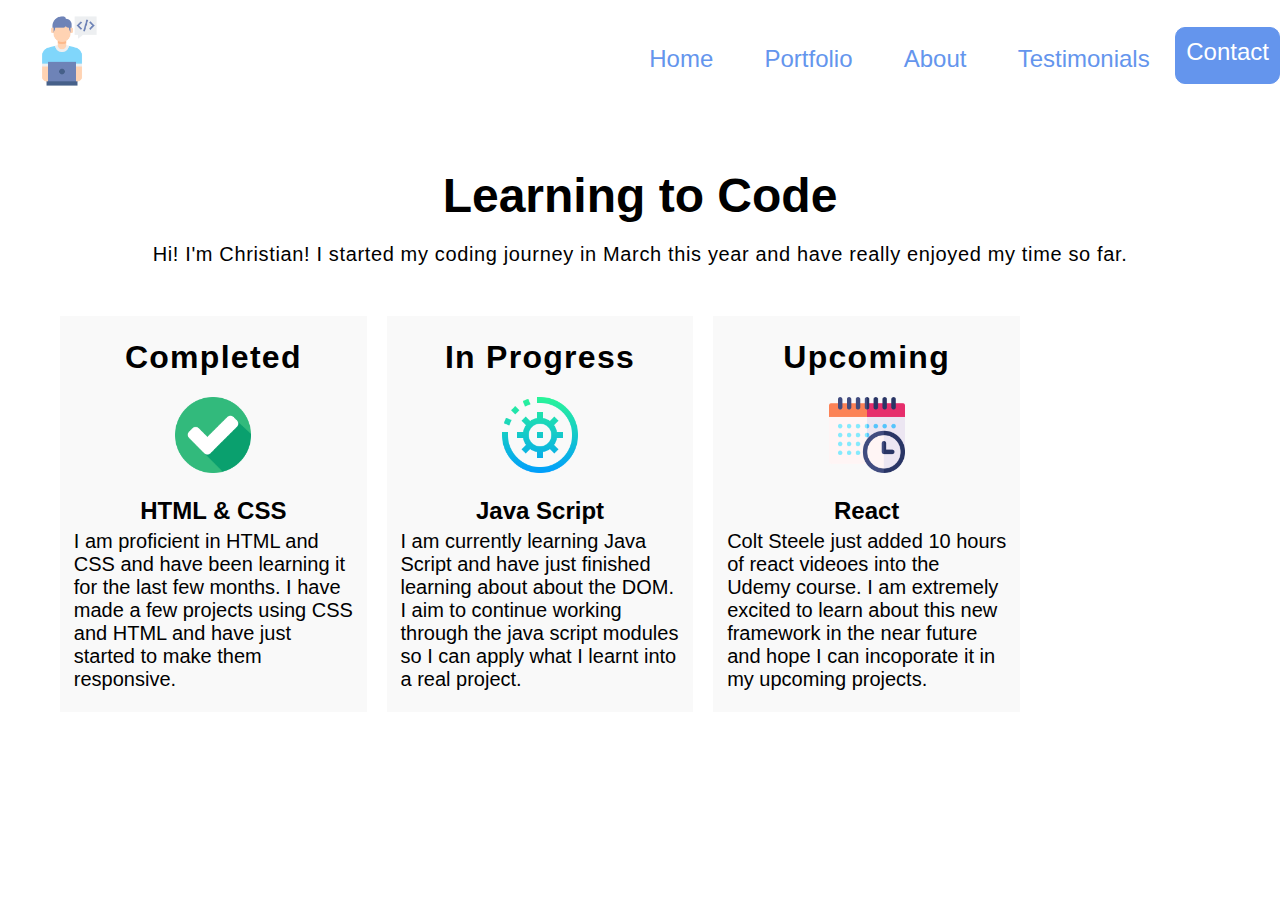
<file: index.html>
<!DOCTYPE html>
<html lang="en">
  <head>
    <meta charset="UTF-8" />
    <meta http-equiv="X-UA-Compatible" content="IE=edge" />
    <meta name="viewport" content="width=device-width, initial-scale=1.0" />
    <title>Christian's Portfolio Website</title>
    <link rel="stylesheet" href="style.css" />
  </head>
  <body>
  <section class="page-wrapper">
    <section class="menu-bar">
      <div id="logo">
        <img class="logo" src="assets/programmer.png" alt="Logo" />
      </div>

      <a href="index.html" id="home">Home</a
      ><a href="portfolio.html" id="portfolio">Portfolio</a
      ><a href="about.html" id="about">About</a>
      <a href="" id="testimonials">Testimonials</a>
      <a href="contact.html" id="contact">Contact</a>
    </section>

    <section id="hamburger-menu">
      <img class="logo" src="assets/programmer.png" alt="Logo" />
      <label class="hamburger-menu">
        <input type="checkbox" />
      </label>
      <aside class="sidebar">
        <nav>
          <a href="index.html"> Home </a>
          <a href="portfolio.html"> Portfolio </a>
          <a href="about.html"> About </a>
          <a href="contact.html"> Contact </a>
        </nav>
      </aside>
    </section>

    <section class="content-wrapper">
      <section class="introduction">
        <div>
          <h1 class="learning">Learning to Code</h1>
          <p class="description">
            Hi! I'm Christian! I started my coding journey in March this year and
            have really enjoyed my time so far.
          </p>
        </div>
      </section>

<!--      <section class="boxes-wrapper">-->
        <section class="boxes">
          <div class="box1">
            <h1 class="title1">Completed</h1>
            <div id="picture1">
              <img class="picture1 icons" src="assets/checked.png" alt="Completed logo" />
            </div>
            <h3 class="html-css">HTML & CSS</h3>
            <p class="explanation1">
              I am proficient in HTML and CSS and have been learning it for the last
              few months. I have made a few projects using CSS and HTML and have
              just started to make them responsive.
            </p>
          </div>

          <div class="box2">
            <h1 class="title2">In Progress</h1>
            <div id="picture2">
              <img
                class="picture2 icons"
                src="assets/settings.png"
                alt="In Progress logo"
              />
            </div>
            <h3 class="js">Java Script</h3>
            <p class="explanation2">
              I am currently learning Java Script and have just finished learning
              about about the DOM. I aim to continue working through the java script
              modules so I can apply what I learnt into a real project.
            </p>
          </div>

          <div class="box3">
            <h1 class="title3">Upcoming</h1>
            <div id="picture3">
              <img
                class="picture3 icons"
                src="assets/upcoming.png"
                alt="Completed logo"
              />
            </div>
            <h3 class="react">React</h3>
            <p class="explanation3">
              Colt Steele just added 10 hours of react videoes into the Udemy
              course. I am extremely excited to learn about this new framework in
              the near future and hope I can incoporate it in my upcoming projects.
            </p>
          </div>
        </section>
<!--      </section>-->
    </section>

  </section>
  </body>
</html>
</file>
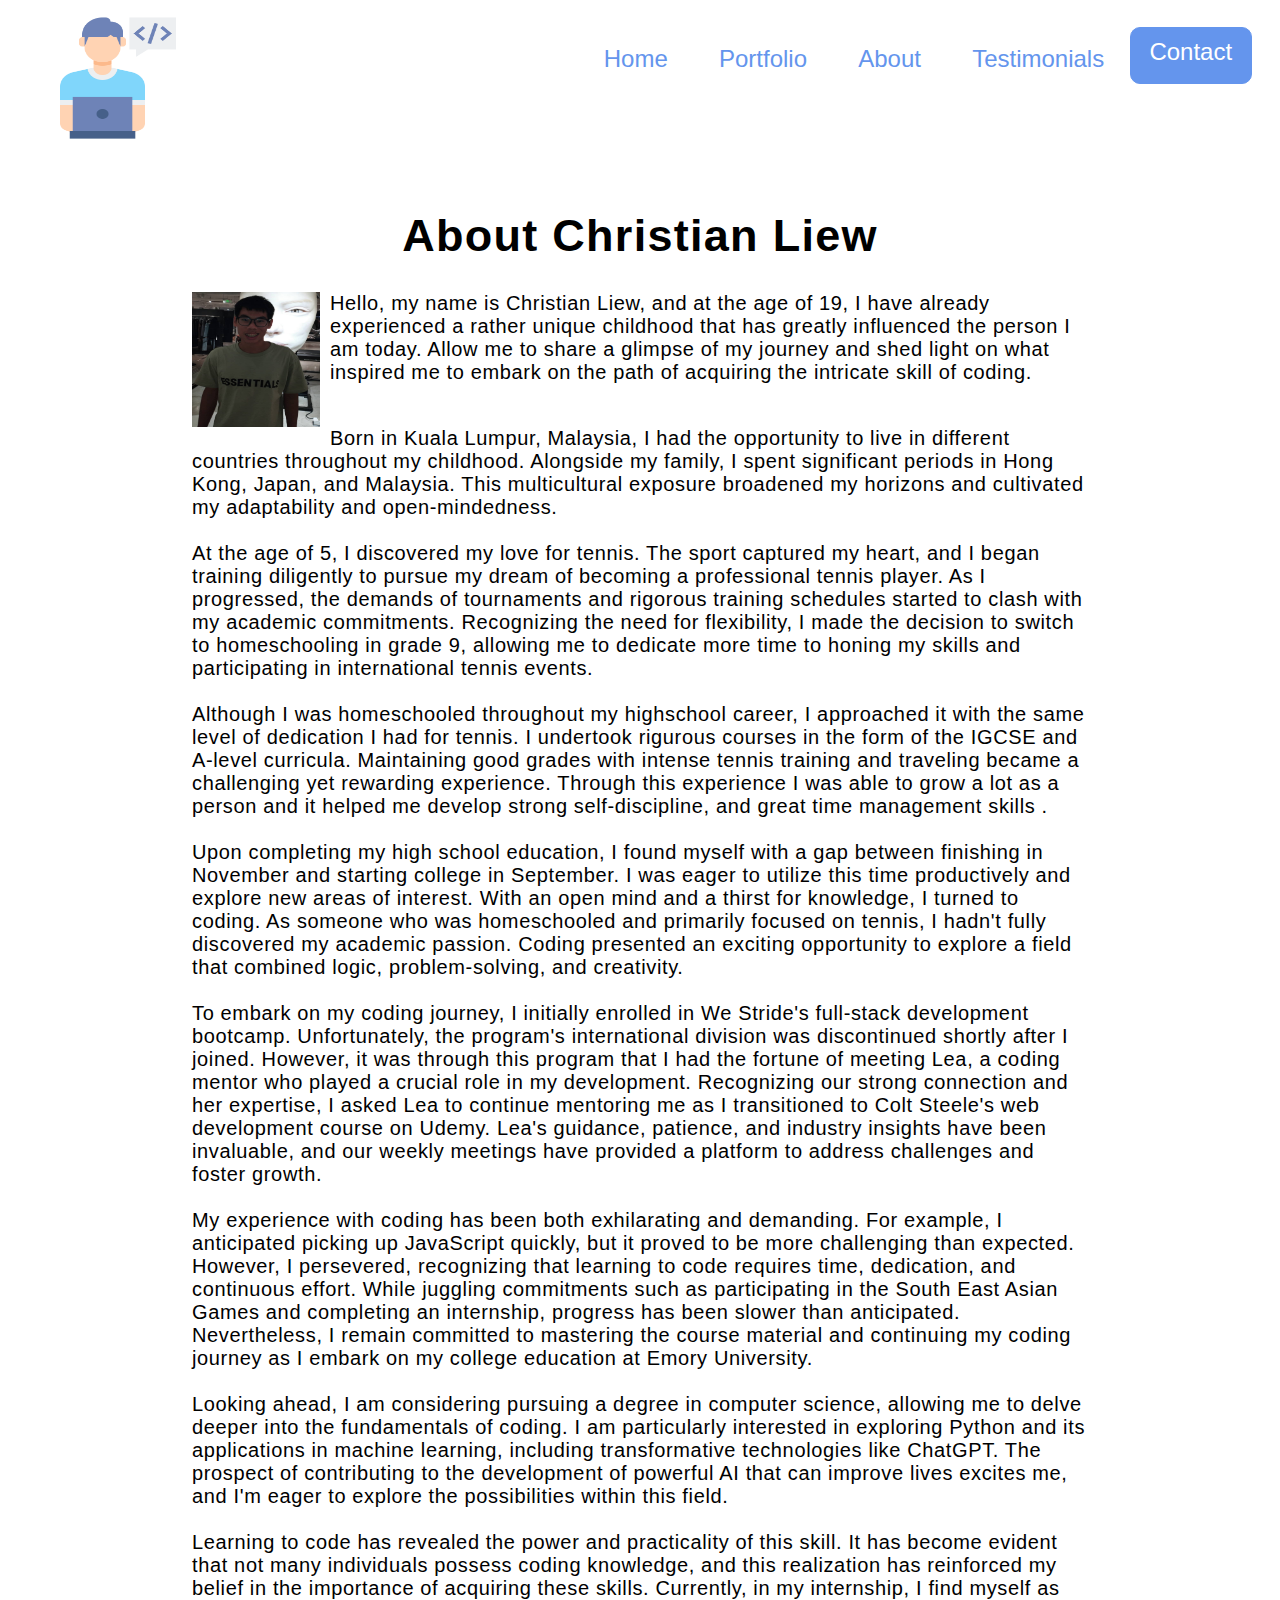
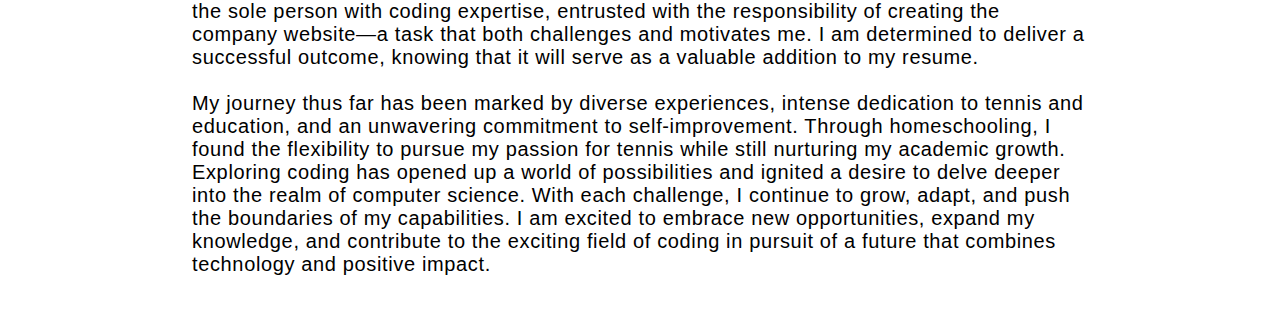
<file: about.html>
<!DOCTYPE html>
<html lang="en">
  <head>
    <meta charset="UTF-8" />
    <meta http-equiv="X-UA-Compatible" content="IE=edge" />
    <meta name="viewport" content="width=device-width, initial-scale=1.0" />
    <title>About Page</title>
    <link rel="stylesheet" href="about.css" />
  </head>
  <body>
    <section class="menu-bar">
      <!-- <section class="header"> -->
      <img class="logo" src="assets/programmer.png" alt="Logo" />
      <a href="index.html" id="home">Home</a
      ><a href="portfolio.html" id="portfolio">Portfolio</a
      ><a href="about.html" id="about">About</a>
      <a href="" id="testimonials">Testimonials</a>
      <a href="contact.html" id="contact">Contact</a>
    </section>

    <section id="hamburger-menu">
      <img class="logo" src="assets/programmer.png" alt="Logo" />
      <label class="hamburger-menu">
        <input type="checkbox" />
      </label>
      <aside class="sidebar">
        <nav>
          <a href="index.html"> Home </a>
          <a href="portfolio.html"> Portfolio </a>
          <a href="about.html"> About </a>
          <a href="contact.html"> Contact </a>
        </nav>
      </aside>
    </section>

    <h1 class="about-chris">About Christian Liew</h1>
    <section class="photo-para">
      <div class="photo">
        <img id="bund" src="assets/justme.jpeg" alt="Picture of myself" />
      </div>
      <p class="first-para">
        Hello, my name is Christian Liew, and at the age of 19, I have already
        experienced a rather unique childhood that has greatly influenced the
        person I am today. Allow me to share a glimpse of my journey and shed
        light on what inspired me to embark on the path of acquiring the
        intricate skill of coding. <br />
        <br />
      </p>
    </section>

    <section class="content">
      <p class="essay">
        Born in Kuala Lumpur, Malaysia, I had the opportunity to live in
        different countries throughout my childhood. Alongside my family, I
        spent significant periods in Hong Kong, Japan, and Malaysia. This
        multicultural exposure broadened my horizons and cultivated my
        adaptability and open-mindedness. <br />
        <br />
        At the age of 5, I discovered my love for tennis. The sport captured my
        heart, and I began training diligently to pursue my dream of becoming a
        professional tennis player. As I progressed, the demands of tournaments
        and rigorous training schedules started to clash with my academic
        commitments. Recognizing the need for flexibility, I made the decision
        to switch to homeschooling in grade 9, allowing me to dedicate more time
        to honing my skills and participating in international tennis events.<br />
        <br />

        Although I was homeschooled throughout my highschool career, I
        approached it with the same level of dedication I had for tennis. I
        undertook rigurous courses in the form of the IGCSE and A-level
        curricula. Maintaining good grades with intense tennis training and
        traveling became a challenging yet rewarding experience. Through this
        experience I was able to grow a lot as a person and it helped me develop
        strong self-discipline, and great time management skills .<br />
        <br />

        Upon completing my high school education, I found myself with a gap
        between finishing in November and starting college in September. I was
        eager to utilize this time productively and explore new areas of
        interest. With an open mind and a thirst for knowledge, I turned to
        coding. As someone who was homeschooled and primarily focused on tennis,
        I hadn't fully discovered my academic passion. Coding presented an
        exciting opportunity to explore a field that combined logic,
        problem-solving, and creativity.<br />
        <br />

        To embark on my coding journey, I initially enrolled in We Stride's
        full-stack development bootcamp. Unfortunately, the program's
        international division was discontinued shortly after I joined. However,
        it was through this program that I had the fortune of meeting Lea, a
        coding mentor who played a crucial role in my development. Recognizing
        our strong connection and her expertise, I asked Lea to continue
        mentoring me as I transitioned to Colt Steele's web development course
        on Udemy. Lea's guidance, patience, and industry insights have been
        invaluable, and our weekly meetings have provided a platform to address
        challenges and foster growth.<br />
        <br />

        My experience with coding has been both exhilarating and demanding. For
        example, I anticipated picking up JavaScript quickly, but it proved to
        be more challenging than expected. However, I persevered, recognizing
        that learning to code requires time, dedication, and continuous effort.
        While juggling commitments such as participating in the South East Asian
        Games and completing an internship, progress has been slower than
        anticipated. Nevertheless, I remain committed to mastering the course
        material and continuing my coding journey as I embark on my college
        education at Emory University.<br />
        <br />

        Looking ahead, I am considering pursuing a degree in computer science,
        allowing me to delve deeper into the fundamentals of coding. I am
        particularly interested in exploring Python and its applications in
        machine learning, including transformative technologies like ChatGPT.
        The prospect of contributing to the development of powerful AI that can
        improve lives excites me, and I'm eager to explore the possibilities
        within this field.<br />
        <br />

        Learning to code has revealed the power and practicality of this skill.
        It has become evident that not many individuals possess coding
        knowledge, and this realization has reinforced my belief in the
        importance of acquiring these skills. Currently, in my internship, I
        find myself as the sole person with coding expertise, entrusted with the
        responsibility of creating the company website—a task that both
        challenges and motivates me. I am determined to deliver a successful
        outcome, knowing that it will serve as a valuable addition to my
        resume.<br />
        <br />

        My journey thus far has been marked by diverse experiences, intense
        dedication to tennis and education, and an unwavering commitment to
        self-improvement. Through homeschooling, I found the flexibility to
        pursue my passion for tennis while still nurturing my academic growth.
        Exploring coding has opened up a world of possibilities and ignited a
        desire to delve deeper into the realm of computer science. With each
        challenge, I continue to grow, adapt, and push the boundaries of my
        capabilities. I am excited to embrace new opportunities, expand my
        knowledge, and contribute to the exciting field of coding in pursuit of
        a future that combines technology and positive impact.<br />
        <br />
      </p>
    </section>
  </body>
</html>
</file>
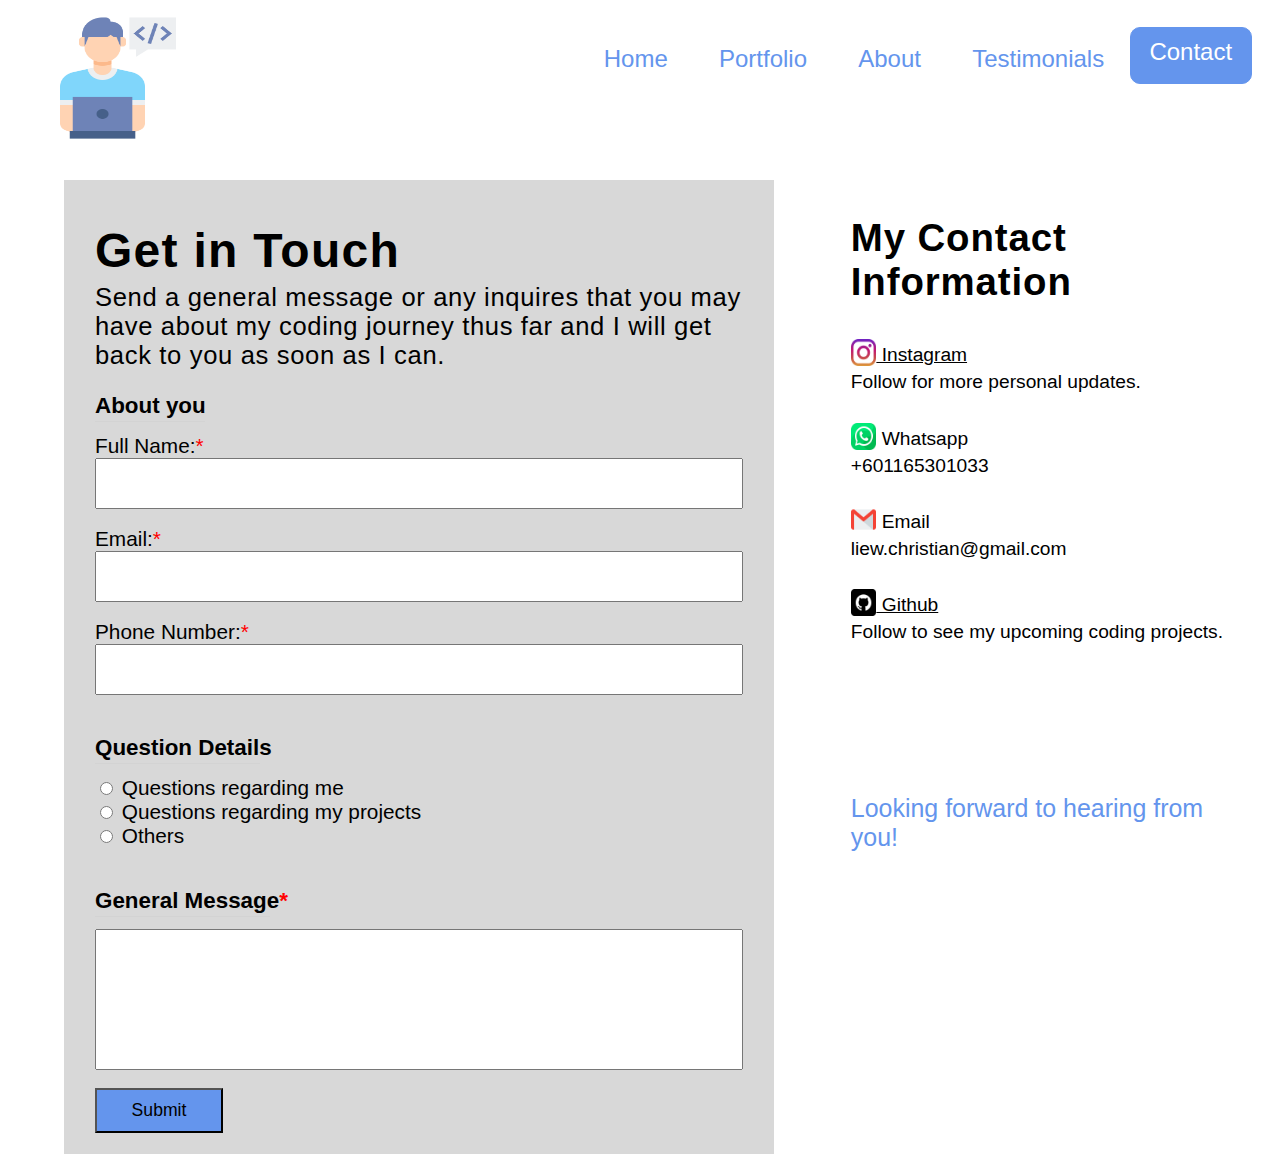
<file: contact.html>
<!DOCTYPE html>
<html lang="en">
  <head>
    <meta charset="UTF-8" />
    <meta http-equiv="X-UA-Compatible" content="IE=edge" />
    <meta name="viewport" content="width=device-width, initial-scale=1.0" />
    <title>Contact Page</title>
    <link rel="stylesheet" href="contact.css" />
  </head>
  <body>
    <section class="menu-bar">
      <img class="logo" src="assets/programmer.png" alt="Logo" />
      <a href="index.html" id="home">Home</a
      ><a href="portfolio.html" id="portfolio">Portfolio</a
      ><a href="about.html" id="about">About</a>
      <a href="" id="testimonials">Testimonials</a>
      <a href="contact.html" id="contact">Contact</a>
    </section>

    <section id="hamburger-menu">
      <img class="logo" src="assets/programmer.png" alt="Logo" />
      <label class="hamburger-menu">
        <input type="checkbox" />
      </label>
      <aside class="sidebar">
        <nav>
          <a id="links" href="index.html"> Home </a>
          <a id="links" href="portfolio.html"> Portfolio </a>
          <a id="links" href="about.html"> About </a>
          <a id="links" href="contact.html"> Contact </a>
        </nav>
      </aside>
    </section>

    <section class="contact">
      <div class="left">
        <h1 class="get-in">Get in Touch</h1>
        <div class="message">
          Send a general message or any inquires that you may have about my
          coding journey thus far and I will get back to you as soon as I can.
        </div>
        <div class="border">
          <h3 class="about">About you</h3>
          <div class="line"></div>
          <label class="labels" for="name"
            >Full Name:<a class="asterick">*</a></label
          >
          <br />
          <input type="text" id="name" required /> <br />
          <br />
          <label class="labels" for="email"
            >Email:<a class="asterick">*</a></label
          >
          <br />
          <input type="email" id="email" required /> <br />
          <br />
          <label class="labels" for="phone number"
            >Phone Number:<a class="asterick">*</a></label
          >
          <br />
          <input type="number" id="number" required /><br /><br />
          <h3 class="detail">Question Details</h3>
          <div class="line2"></div>
          <label class="labels" for="checkbox1">
            <input type="radio" id="checkbox1" name="options" />
            Questions regarding me </label
          ><br />
          <label class="labels" for="checkbox2">
            <input type="radio" id="checkbox2" name="options" />
            Questions regarding my projects </label
          ><br />
          <label class="labels" for="checkbox3">
            <input type="radio" id="checkbox3" name="options" />
            Others </label
          ><br /><br />
          <h3 class="general">General Message<a class="asterick">*</a></h3>
          <div class="line3"></div>
          <input type="text" id="message" required /> <br /><br />
          <input class="submit" type="submit" value="Submit" />
        </div>
      </div>

      <div class="right">
        <h1 class="contact-info">My Contact Information</h1>
        <div class="instagram">
          <div class="line4">
            <a href="https://www.instagram.com/liew.christian/" id="instagram">
              <img
                class="logo1"
                src="assets/instagram.png"
                alt="Instagram logo"
              />
              Instagram
            </a>
          </div>
          <p class="ending1">Follow for more personal updates.</p>
        </div>

        <div class="whatsapp">
          <div class="line4">
            <a id="whatsapp">
              <img
                class="logo2"
                src="assets/whatsapp.png"
                alt="whatsapp logo"
              />
              Whatsapp
            </a>
          </div>
          <p class="ending2">+601165301033</p>
        </div>

        <div class="gmail">
          <div class="line5">
            <a id="gmail">
              <img class="logo3" src="assets/gmail.png" alt="gmail logo" />
              Email
            </a>
          </div>
          <p class="ending3">liew.christian@gmail.com</p>
        </div>

        <div class="github">
          <div class="line4">
            <a href="https://github.com/CALChris1" id="github">
              <img class="logo4" src="assets/github.png" alt="github logo" />
              Github
            </a>
          </div>
          <p class="ending4">Follow to see my upcoming coding projects.</p>
        </div>
        <br /><br /><br /><br /><br /><br />

        <div id="closing">Looking forward to hearing from you!</div>
      </div>
    </section>
  </body>
</html>
</file>
<file: style.css>
body {
  padding: 0px;
  margin: 0px;
  font-family: "Poppins", sans-serif;
}

.menu-bar {
  display: flex;
  flex-direction: row;
}

.logo {
  padding: 15px;
  padding-left: 2vw;
}

#home {
  padding-left: 36vw;
  padding-top: 5vh;
  padding-right: 2vw;
  font-size: x-large;
  color: cornflowerblue;
  text-decoration: none;
}

#portfolio {
  padding-left: 2vw;
  padding-top: 5vh;
  padding-right: 2vw;
  font-size: x-large;
  color: cornflowerblue;
  text-decoration: none;
}

#about {
  padding-left: 2vw;
  padding-top: 5vh;
  padding-right: 2vw;
  font-size: x-large;
  color: cornflowerblue;
  text-decoration: none;
}

#testimonials {
  padding-left: 2vw;
  padding-top: 5vh;
  padding-right: 2vw;
  font-size: x-large;
  color: cornflowerblue;
  text-decoration: none;
}

#contact {
  border: 1px solid cornflowerblue;
  background-color: cornflowerblue;
  border-radius: 10px;
  text-align: center;
  width: 100px;
  height: 35px;
  padding-left: 2vw;
  margin-top: 3vh;
  font-size: x-large;
  padding: 10px;
  color: white;
  text-decoration: none;
}

#home:hover,
#portfolio:hover,
#about:hover,
#testimonials:hover,
#contact:hover,
#home:active,
#portfolio:active,
#about:active,
#testimonials:active,
#contact:active {
  text-decoration: underline;
  font-weight: bold;
}

#hamburger-menu {
  display: none;
}

::after,
::before {
  box-sizing: border-box;
}

body {
  margin: 0;
}

:root {
  --bar-width: 50px;
  --bar-height: 8px;
  --hamburger-gap: 6px;
  --foreground: #333;
  --background: white;
  --hamburger-margin: 40px;
  --animation-timing: 200ms ease-in-out;
  --hamburger-height: calc(var(--bar-height) * 3 + var(--hamburger-gap) * 2);
}

.hamburger-menu {
  --x-width: calc(var(--hamburger-height) * 1.41421356237);
}

.hamburger-menu {
  display: flex;
  flex-direction: column;
  gap: var(--hamburger-gap);
  width: max-content;
  position: absolute;
  width: var(--hamburger-margin);
  right: var(--hamburger-margin);
  margin-top: 10px;
  z-index: 2;
  cursor: pointer;
}

.hamburger-menu:has(input:checked) {
  --foreground: white;
  --background: #333;
}

.hamburger-menu:has(input:focus-visible)::before,
.hamburger-menu:has(input:focus-visible)::after,
.hamburger-menu input:focus-visible {
  border: qpx solid var(--background);
  box-shadow: 0 0 0 1px var(--foreground);
}

.hamburger-menu::before,
.hamburger-menu::after,
.hamburger-menu input {
  content: "";
  width: var(--bar-width);
  height: var(--bar-height);
  background-color: var(--foreground);
  transform-origin: right center;
  border-radius: 99999px;
  transition: opacity var(--animation-timing), width var(--animation-timing),
    rotate var(--animation-timing), translate var(--animation-timing),
    background-color var(--animation-timing);
}

.hamburger-menu input {
  appearance: none;
  padding: 0;
  margin: 0;
  outline: none;
  pointer-events: none;
}

.hamburger-menu:has(input:checked)::before {
  transform: rotate(-45deg) translate(-1px, -10px);
  width: var(--x-width);
  translate: 0 calc(var(--bar-height) / 2);
}

.hamburger-menu:has(input:checked)::after {
  transform: rotate(45deg) translate(0px, 12px);
  width: var(--x-width);
  translate: 0 calc(var(--bar-height) / -2);
}

.hamburger-menu input:checked {
  opacity: 0;
  width: 0;
}

.sidebar {
  transition: transform var(--animation-timing), right var(--animation-timing);
  transform: translateX(100%);
  right: 0;
  padding: 0.5rem 1rem;
  padding-top: calc(var(--hamburger-margin) + var(--hamburger-margin) + 1rem);
  background-color: var(--foreground);
  color: var(--background);
  max-width: 500px;
  min-height: 22vh;
  position: fixed;
  top: 0;
  z-index: 1;
}

.hamburger-menu:has(input:checked) + .sidebar {
  transition: transform var(--animation-timing), right var(--animation-timing);
  transform: translateX(0);
  right: 0;
  padding: 0.5rem 1rem;
  padding-top: calc(var(--hamburger-margin) + var(--hamburger-margin) + 1rem);
  background-color: var(--foreground);
  color: var(--background);
  max-width: 800px;
  min-height: 22vh;
  position: fixed;
  top: 0;
  width: 20%;
  height: 40%;
  z-index: 1;
  overflow: hidden;
  font-size: 1.6rem;
}

a {
  display: flex;
  flex-direction: column;
  margin-bottom: 1rem;
  color: white;
  text-decoration: none;
  padding-bottom: 1.7rem;
}

a:active,
a:hover {
  text-decoration: underline;
  font-weight: bold;
}

.introduction {
  display: flex;
  align-items: center;
  justify-content: center;
  padding: 10px;
  flex-direction: column;
}

.learning {
  font-size: 3em;
  text-align: center;
  margin-bottom: 15px;
}

.description {
  align-self: center;
  font-size: 1.25em;
  letter-spacing: 0.05vw;
}

.boxes {
  display: flex;
  flex-wrap: nowrap;
  flex-direction: row;
  justify-content: center;
  align-items: center;
  gap: 20px;
  padding: 20px;
  max-width: 80%;
}

.box1 {
  flex: 1;
  border: 1px solid #f9f9f9;
  background-color: #f9f9f9;
}

.title1 {
  text-align: center;
  letter-spacing: 0.1vw;
  font-size: 2em;
}

#picture1 {
  display: flex;
  justify-content: center;
  align-items: center;
}

.html-css {
  text-align: center;
  font-size: 1.5em;
  margin-bottom: -15px;
}

.explanation1 {
  padding-left: 1vw;
  padding-right: 1vw;
  font-size: 1.25em;
}

.box2 {
  border: 1px solid #f9f9f9;
  background-color: #f9f9f9;
  flex: 1;
}

.title2 {
  text-align: center;
  letter-spacing: 0.1vw;
  font-size: 2em;
}

#picture2 {
  display: flex;
  justify-content: center;
  align-items: center;
}

.js {
  text-align: center;
  font-size: 1.5em;
  margin-bottom: -15px;
}

.explanation2 {
  padding-left: 1vw;
  padding-right: 1vw;
  font-size: 1.25em;
}

.box3 {
  border: 1px solid #f9f9f9;
  background-color: #f9f9f9;
  flex: 1;
}

.title3 {
  text-align: center;
  letter-spacing: 0.1vw;
  font-size: 2em;
}

#picture3 {
  display: flex;
  justify-content: center;
  align-items: center;
}

.react {
  text-align: center;
  font-size: 1.5em;
  margin-bottom: -15px;
}

.explanation3 {
  padding-left: 1vw;
  padding-right: 1vw;
  font-size: 1.25em;
}

.logo {
  width: 20%;
}

@media screen and (max-width: 2000px) {
  .logo {
    width: 30%;
  }
}

@media screen and (max-width: 1390px) {
  #home {
    padding-left: 32vw;
  }
  .logo {
    width: 30%;
  }
}

@media screen and (max-width: 1300px) {
  #home {
    padding-left: 32vw;
  }
  .logo {
    width: 30%;
  }
}

@media screen and (max-width: 1190px) {
  #home {
    padding-left: 28vw;
  }
  .logo {
    width: 30%;
  }
}

@media screen and (max-width: 1080px) {
  #home {
    padding-left: 24vw;
  }
  .logo {
    width: 30%;
  }
}

@media screen and (max-width: 1000px) {
  .logo {
    width: 10%;
  }
  .menu-bar {
    display: none;
  }

  .hamburger-menu {
    padding-top: 1rem;
  }

  #hamburger-menu {
    display: flex;
    margin-bottom: 2rem;
  }

  #home {
    padding-left: 20vw;
  }

  .boxes {
    flex-direction: column;
    padding-left: 10vw;
    padding-right: 10vw;
  }

  .box1,
  .box2,
  .box3 {
    width: 100%;
    margin-bottom: 2rem;
  }

  .box1 {
    margin-left: 5vw;
  }

  .explanation1,
  .explanation2,
  .explanation3 {
    margin-left: 1.5vw;
    margin-right: 1.5vw;
  }

  .description {
    padding-left: 3vw;
    padding-right: 3vw;
  }
}

@media screen and (max-width: 850px) {
  .boxes {
    flex-direction: column;
    padding-left: 10vw;
    padding-right: 10vw;
  }

}

@media screen and (max-width: 700px) {


  .description {
    font-size: 1.15em;
  }

  a {
    font-size: 1.4rem;
  }

  .boxes {
    font-size: 0.9rem;
  }

  .learning {
    font-size: 2.4rem;
  }
}

@media screen and (max-width: 600px) {
  .boxes {
    flex-direction: column;
    padding-left: 7vw;
    padding-right: 7vw;
  }


}

@media screen and (max-width: 500px) {
  .boxes {
    flex-direction: column;
    padding-left: 6vw;
    padding-right: 6vw;
  }

}

.icons {
  width: 25%;
}

.page-wrapper {
  display: flex;
  gap: 10px;
  flex-direction: column;
}

.content-wrapper {
  padding: 0px 40px 0px 40px;
}

/*.boxes-wrapper {*/
/*  max-width: 1000px;*/
/*}*/
</file>
<file: about.css>
body {
  padding: 0px;
  margin: 0px;
  font-family: var(--font-copy);
  font-family: "Poppins", sans-serif;
}

.menu-bar {
  height: 20vh;
  display: flex;
  flex-direction: row;
}

.logo {
  height: 14vh;
  width: 12vw;
  padding: 15px;
  padding-left: 2vw;
}

#home {
  padding-left: 35vw;
  padding-top: 5vh;
  padding-right: 2vw;
  font-size: x-large;
  color: cornflowerblue;
  text-decoration: none;
}

#portfolio {
  padding-left: 2vw;
  padding-top: 5vh;
  padding-right: 2vw;
  font-size: x-large;
  color: cornflowerblue;
  text-decoration: none;
}

#about {
  padding-left: 2vw;
  padding-top: 5vh;
  padding-right: 2vw;
  font-size: x-large;
  color: cornflowerblue;
  text-decoration: none;
}

#testimonials {
  padding-left: 2vw;
  padding-top: 5vh;
  padding-right: 2vw;
  font-size: x-large;
  color: cornflowerblue;
  text-decoration: none;
}

#contact {
  border: 1px solid cornflowerblue;
  background-color: cornflowerblue;
  border-radius: 10px;
  text-align: center;
  width: 100px;
  height: 35px;
  padding-left: 2vw;
  margin-top: 3vh;
  font-size: x-large;
  padding: 10px;
  color: white;
  text-decoration: none;
}

#home:hover,
#portfolio:hover,
#about:hover,
#testimonials:hover,
#contact:hover,
#home:active,
#portfolio:active,
#about:active,
#testimonials:active,
#contact:active {
  text-decoration: underline;
  font-weight: bold;
}

#hamburger-menu {
  display: none;
}

::after,
::before {
  box-sizing: border-box;
}

body {
  margin: 0;
}

:root {
  --bar-width: 50px;
  --bar-height: 8px;
  --hamburger-gap: 6px;
  --foreground: #333;
  --background: white;
  --hamburger-margin: 40px;
  --animation-timing: 200ms ease-in-out;
  --hamburger-height: calc(var(--bar-height) * 3 + var(--hamburger-gap) * 2);
}

.hamburger-menu {
  --x-width: calc(var(--hamburger-height) * 1.41421356237);
}

.hamburger-menu {
  display: flex;
  flex-direction: column;
  gap: var(--hamburger-gap);
  width: max-content;
  position: absolute;
  width: var(--hamburger-margin);
  right: var(--hamburger-margin);
  margin-top: 10px;
  z-index: 2;
  cursor: pointer;
}

.hamburger-menu:has(input:checked) {
  --foreground: white;
  --background: #333;
}

.hamburger-menu:has(input:focus-visible)::before,
.hamburger-menu:has(input:focus-visible)::after,
.hamburger-menu input:focus-visible {
  border: qpx solid var(--background);
  box-shadow: 0 0 0 1px var(--foreground);
}

.hamburger-menu::before,
.hamburger-menu::after,
.hamburger-menu input {
  content: "";
  width: var(--bar-width);
  height: var(--bar-height);
  background-color: var(--foreground);
  transform-origin: right center;
  border-radius: 99999px;
  transition: opacity var(--animation-timing), width var(--animation-timing),
    rotate var(--animation-timing), translate var(--animation-timing),
    background-color var(--animation-timing);
}

.hamburger-menu input {
  appearance: none;
  padding: 0;
  margin: 0;
  outline: none;
  pointer-events: none;
}

.hamburger-menu:has(input:checked)::before {
  transform: rotate(-45deg) translate(-1px, -10px);
  width: var(--x-width);
  translate: 0 calc(var(--bar-height) / 2);
}

.hamburger-menu:has(input:checked)::after {
  transform: rotate(45deg) translate(0px, 12px);
  width: var(--x-width);
  translate: 0 calc(var(--bar-height) / -2);
}

.hamburger-menu input:checked {
  opacity: 0;
  width: 0;
}

.sidebar {
  transition: transform var(--animation-timing), right var(--animation-timing);
  transform: translateX(100%);
  right: 0;
  padding: 0.5rem 1rem;
  padding-top: calc(var(--hamburger-margin) + var(--hamburger-margin) + 1rem);
  background-color: var(--foreground);
  color: var(--background);
  max-width: 500px;
  min-height: 22vh;
  position: fixed;
  top: 0;
  z-index: 1;
}

.hamburger-menu:has(input:checked) + .sidebar {
  transition: transform var(--animation-timing), right var(--animation-timing);
  transform: translateX(0);
  right: 0;
  padding: 0.5rem 1rem;
  padding-top: calc(var(--hamburger-margin) + var(--hamburger-margin) + 1rem);
  background-color: var(--foreground);
  color: var(--background);
  max-width: 800px;
  min-height: 22vh;
  position: fixed;
  top: 0;
  z-index: 1;
  overflow: hidden;
  width: 20%;
  height: 40%;
  font-size: 1.6rem;
}
a {
  display: flex;
  flex-direction: column;
  margin-bottom: 1rem;
  color: white;
  text-decoration: none;
  padding-bottom: 1.6rem;
}

a:active,
a:hover {
  text-decoration: underline;
  font-weight: bold;
}

.about-chris {
  text-align: center;
  font-size: 45px;
  letter-spacing: 0.1vw;
}

.essay {
  padding-left: 15vw;
  padding-right: 15vw;
  font-size: 1.25em;
  letter-spacing: 0.05vw;
}

.photo {
  padding-left: 15vw;
  margin-top: 0px;
  margin-right: 10px;
  float: left;
}

#bund {
  height: 12vh;
  width: 10vw;
}

.first-para {
  padding-right: 15vw;
  padding-left: 5vw;
  font-size: 1.25em;
  letter-spacing: 0.05vw;
}

@media screen and (max-width: 1300px) {
  #home {
    padding-left: 32vw;
  }
  #bund {
    height: 15vh;
  }
}

@media screen and (max-width: 1150px) {
  #bund {
    height: 15.5vh;
  }
}

@media screen and (max-width: 1190px) {
  #home {
    padding-left: 28vw;
  }
}

@media screen and (max-width: 1080px) {
  #home {
    padding-left: 24vw;
  }
}

@media screen and (max-width: 1000px) {
  .menu-bar {
    display: none;
  }

  .hamburger-menu {
    padding-top: 1rem;
  }

  #hamburger-menu {
    display: flex;
    margin-bottom: 2rem;
  }

  #home {
    padding-left: 20vw;
  }

  .logo {
    height: 13vh;
    width: 17.5vw;
  }
  .essay {
    padding-left: 5vw;
    padding-right: 5vw;
  }

  .photo {
    padding-left: 5vw;
  }

  .first-para {
    padding-right: 5vw;
  }

  #bund {
    height: 12vh;
  }
}

@media screen and (max-width: 850px) {
  .logo {
    height: 12vh;
    width: 17vw;
  }

  .essay {
    padding-left: 3vw;
    padding-right: 5vw;
  }

  .photo {
    padding-left: 3vw;
  }

  .first-para {
    padding-left: 3vw;
  }

  #bund {
    height: 13vh;
    width: 11vh;
  }
}

@media screen and (max-width: 700px) {
  .logo {
    height: 11vh;
    width: 15vw;
  }
  .first-para {
    font-size: 1.2rem;
  }

  .essay {
    font-size: 1.2rem;
  }

  a {
    font-size: 1.4rem;
  }
}

@media screen and (max-width: 600px) {
  .logo {
    height: 9vh;
    width: 14vw;
  }

  .first-para {
    font-size: 1.1rem;
  }

  .essay {
    font-size: 1.1rem;
  }

  .about-chris {
    font-size: 2.4rem;
  }
}

@media screen and (max-width: 500px) {
  .logo {
    height: 9vh;
    width: 13vw;
  }
}
</file>
<file: contact.css>
body {
  padding: 0px;
  margin: 0px;
  font-family: "Poppins", sans-serif;
}

.menu-bar {
  height: 20vh;
  display: flex;
  flex-direction: row;
}

.logo {
  height: 14vh;
  width: 12vw;
  padding: 15px;
  padding-left: 2vw;
  transition: width 0.3s ease;
}

#home {
  padding-left: 36vw;
  padding-top: 5vh;
  padding-right: 2vw;
  font-size: x-large;
  color: cornflowerblue;
  text-decoration: none;
}

#portfolio {
  padding-left: 2vw;
  padding-top: 5vh;
  padding-right: 2vw;
  font-size: x-large;
  color: cornflowerblue;
  text-decoration: none;
}

#about {
  padding-left: 2vw;
  padding-top: 5vh;
  padding-right: 2vw;
  font-size: x-large;
  color: cornflowerblue;
  text-decoration: none;
}

#testimonials {
  padding-left: 2vw;
  padding-top: 5vh;
  padding-right: 2vw;
  font-size: x-large;
  color: cornflowerblue;
  text-decoration: none;
}

#contact {
  border: 1px solid cornflowerblue;
  background-color: cornflowerblue;
  border-radius: 10px;
  text-align: center;
  width: 100px;
  height: 35px;
  padding-left: 2vw;
  margin-top: 3vh;
  font-size: x-large;
  padding: 10px;
  color: white;
  text-decoration: none;
}

#home:hover,
#portfolio:hover,
#about:hover,
#testimonials:hover,
#contact:hover,
#home:active,
#portfolio:active,
#about:active,
#testimonials:active,
#contact:active {
  text-decoration: underline;
  font-weight: bold;
}

#hamburger-menu {
  display: none;
}

::after,
::before {
  box-sizing: border-box;
}

:root {
  --bar-width: 50px;
  --bar-height: 8px;
  --hamburger-gap: 6px;
  --foreground: #333;
  --background: white;
  --hamburger-margin: 40px;
  --animation-timing: 200ms ease-in-out;
  --hamburger-height: calc(var(--bar-height) * 3 + var(--hamburger-gap) * 2);
}

.hamburger-menu {
  --x-width: calc(var(--hamburger-height) * 1.41421356237);
}

.hamburger-menu {
  display: flex;
  flex-direction: column;
  gap: var(--hamburger-gap);
  width: max-content;
  position: absolute;
  width: var(--hamburger-margin);
  right: var(--hamburger-margin);
  margin-top: 10px;
  z-index: 2;
  cursor: pointer;
}

.hamburger-menu:has(input:checked) {
  --foreground: white;
  --background: #333;
}

.hamburger-menu:has(input:focus-visible)::before,
.hamburger-menu:has(input:focus-visible)::after,
.hamburger-menu input:focus-visible {
  border: qpx solid var(--background);
  box-shadow: 0 0 0 1px var(--foreground);
}

.hamburger-menu::before,
.hamburger-menu::after,
.hamburger-menu input {
  content: "";
  width: var(--bar-width);
  height: var(--bar-height);
  background-color: var(--foreground);
  transform-origin: right center;
  border-radius: 99999px;
  transition: opacity var(--animation-timing), width var(--animation-timing),
    rotate var(--animation-timing), translate var(--animation-timing),
    background-color var(--animation-timing);
}

.hamburger-menu input {
  appearance: none;
  padding: 0;
  margin: 0;
  outline: none;
  pointer-events: none;
}

.hamburger-menu:has(input:checked)::before {
  transform: rotate(-45deg) translate(-1px, -10px);
  width: var(--x-width);
  translate: 0 calc(var(--bar-height) / 2);
}

.hamburger-menu:has(input:checked)::after {
  transform: rotate(45deg) translate(0px, 12px);
  width: var(--x-width);
  translate: 0 calc(var(--bar-height) / -2);
}

.hamburger-menu input:checked {
  opacity: 0;
  width: 0;
}

.sidebar {
  transition: transform var(--animation-timing), right var(--animation-timing);
  transform: translateX(100%);
  right: 0;
  padding: 0.5rem 1rem;
  padding-top: calc(var(--hamburger-margin) + var(--hamburger-margin) + 1rem);
  background-color: var(--foreground);
  color: var(--background);
  min-height: 22vh;
  position: fixed;
  top: 0;
  z-index: 1;
}

.hamburger-menu:has(input:checked) + .sidebar {
  transition: transform var(--animation-timing), right var(--animation-timing);
  transform: translateX(0);
  right: 0;
  padding: 0.5rem 1rem;
  padding-top: calc(var(--hamburger-margin) + var(--hamburger-margin) + 1rem);
  background-color: var(--foreground);
  color: var(--background);
  max-width: 800px;
  min-height: 22vh;
  position: fixed;
  top: 0;
  z-index: 1;
  width: 20%;
  height: 40%;
  font-size: 1.6rem;
}

#links {
  display: flex;
  flex-direction: column;
  margin-bottom: 1rem;
  color: white;
  text-decoration: none;
  padding-bottom: 1.6rem;
}

#links:active,
#links:hover {
  text-decoration: underline;
  font-weight: bold;
}

.contact {
  padding-left: 5vw;
  display: flex;
  flex-direction: row;
}

.left {
  width: 55%;
  border: 1px solid #d8d8d8;
  background-color: #d8d8d8;
  padding: 20px;
  padding-top: 10px;
  padding-left: 30px;
  padding-right: 30px;
}

.get-in {
  margin-bottom: 5px;
  font-size: 3em;
  letter-spacing: 0.1vw;
}

.message {
  font-size: 1.6em;
  letter-spacing: 0.05vw;
}
.about {
  font-size: 1.4em;
  margin-bottom: -10px;
}

.line {
  border: none;
  border-top: 1px solid lightgrey;
  margin: 12px 0;
  width: 110px;
}

.asterick {
  color: red;
}

#name {
  width: 50vw;
  height: 5vh;
}

#email {
  width: 50vw;
  height: 5vh;
}

#number {
  width: 50vw;
  height: 5vh;
}

.detail {
  font-size: 1.4em;
  margin-bottom: -10px;
}
.line2 {
  border: none;
  border-top: 1px solid lightgrey;
  margin: 12px 0;
  width: 165px;
}

.labels {
  font-size: 1.3em;
}

.general {
  font-size: 1.4em;
  margin-bottom: -10px;
}

.line3 {
  border: none;
  border-top: 1px solid lightgrey;
  margin: 12px 0;
  width: 175px;
}

#message {
  width: 50vw;
  height: 15vh;
}

.submit {
  height: 5vh;
  width: 10vw;
  font-size: 1.1em;
  background-color: cornflowerblue;
}

.right {
  width: 45%;
  padding: 20px;
  padding-top: 10px;
  padding-left: 6vw;
  padding-right: 30px;
  display: flex;
  flex-direction: column;
  font-size: 1.2em;
}

.contact-info {
  font-size: 2em;
  letter-spacing: 0.07vw;
}

.instagram {
  margin-top: 10px;
}

#instagram {
  color: black;
  border-bottom: 2px cornflowerblue;
}

.logo1 {
  height: 3vh;
  width: 2vw;
  display: inline-block;
  margin-bottom: -5px;
}

.ending1 {
  margin-top: 5px;
}

.whatsapp {
  margin-top: 10px;
}

#whatsapp {
  color: black;
}

.logo2 {
  height: 3vh;
  width: 2vw;
  display: inline-block;
  margin-bottom: -5px;
}

.ending2 {
  margin-top: 5px;
}

.gmail {
  margin-top: 10px;
}

#gmail {
  color: black;
}

.logo3 {
  height: 3vh;
  width: 2vw;
  display: inline-block;
  margin-bottom: -5px;
}

.ending3 {
  margin-top: 5px;
}

.github {
  margin-top: 10px;
}

#github {
  color: black;
  border-bottom: 2px cornflowerblue;
}

.logo4 {
  height: 3vh;
  width: 2vw;
  display: inline-block;
  margin-bottom: -5px;
}

.ending4 {
  margin-top: 5px;
}

#closing {
  font-size: 1.3em;
  color: cornflowerblue;
}

@media screen and (max-width: 1300px) {
  #home {
    padding-left: 32vw;
  }
}

@media screen and (max-width: 1190px) {
  #home {
    padding-left: 28vw;
  }
}

@media screen and (max-width: 1080px) {
  #home {
    padding-left: 24vw;
  }
}

@media screen and (max-width: 1000px) {
  .menu-bar {
    display: none;
  }

  .hamburger-menu {
    padding-top: 1rem;
  }

  #hamburger-menu {
    display: flex;
    margin-bottom: 2rem;
  }

  #home {
    padding-left: 20vw;
  }

  .logo {
    height: 13vh;
    width: 17.5vw;
  }

  .contact {
    flex-direction: column;
  }

  .contact {
    width: 100%;
    padding-left: 7vw;
    padding-right: 7vw;
  }

  .left {
    width: 80%;
  }

  .right {
    padding-left: 0vw;
  }

  #name,
  #email,
  #number,
  #message {
    width: 77vw;
  }

  .logo1,
  .logo2,
  .logo3,
  .logo4 {
    width: 3vw;
  }
}

@media screen and (max-width: 920px) {
  .logo1,
  .logo2,
  .logo3,
  .logo4 {
    width: 3vw;
  }
}

@media screen and (max-width: 850px) {
  .logo {
    height: 12vh;
    width: 17vw;
  }

  .contact {
    width: 100%;
    padding-left: 5vw;
    padding-right: 5vw;
  }

  .logo1,
  .logo2,
  .logo3,
  .logo4 {
    width: 3vw;
  }
}
@media screen and (max-width: 700px) {
  .logo {
    height: 11vh;
    width: 15vw;
  }


  .left {
    font-size: 0.9rem;
  }

  .contact {
    width: 100%;
    padding-left: 3vw;
    padding-right: 3vw;
  }

  .logo1,
  .logo2,
  .logo3,
  .logo4 {
    width: 4vw;
  }

  #links {
    font-size: 1.4rem;
  }

  .submit {
    width: 20%;
  }

  .right {
    width: 60%;
    font-size: 1.1rem;
  }

  #closing {
    width: 100vw;
    font-size: 1.5rem;
  }
}
@media screen and (max-width: 600px) {
  .logo {
    height: 9vh;
    width: 15vw;
  }

  .logo1,
  .logo2,
  .logo3,
  .logo4 {
    width: 4vw;
  }

  .message {
    font-size: 1.3em;
  }

  .submit {
    width: 22%;
  }

  .left {
    font-size: 0.85rem;
  }
}

@media screen and (max-width: 500px) {
  .logo {
    height: 9vh;
    width: 16vw;
  }

  submit {
    width: 25%;
  }
}
</file>
